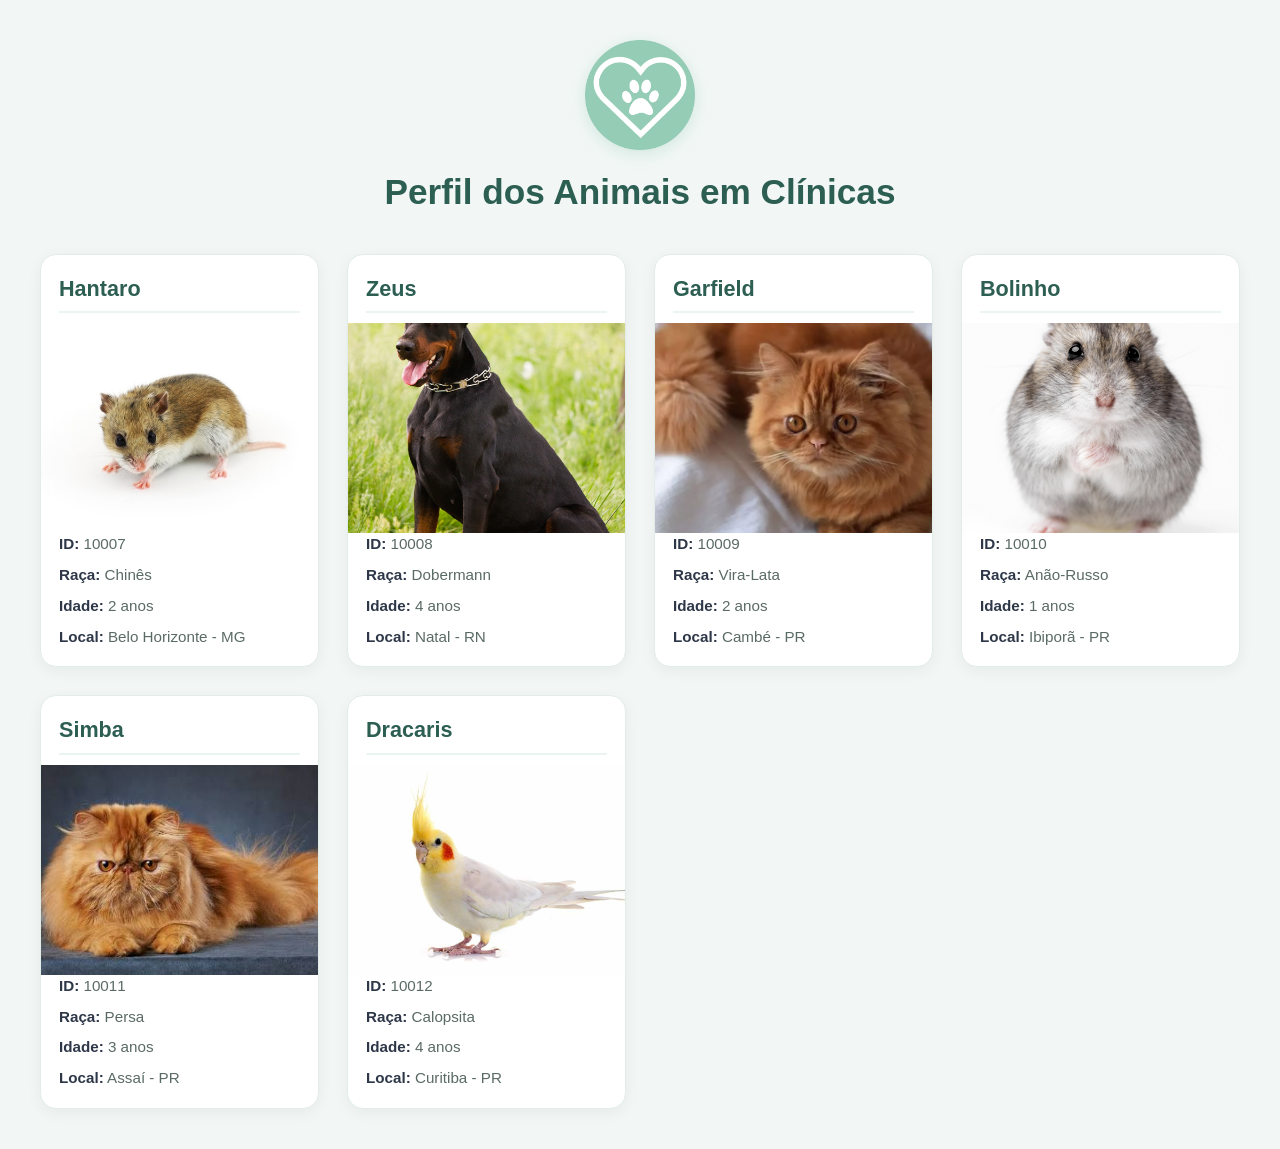
<file: Clínica.html>
<!DOCTYPE html>
<html lang="pt-BR">
<head>
  <meta charset="UTF-8">
  <link rel="stylesheet" href="style.css">
  <title>Perfil dos Animais</title>
</head>
<body>

  <h1>Perfil dos Animais em Clínicas</h1>

  <!-- Lista contendo todos os cartões de animais -->
  <div class="lista-animais">

    <article class="cartao-animal">
      <h2>Hantaro</h2>
      <img src="Imagens/hamster-chines-capa.png" alt="Hantaro">
      <p><strong>ID:</strong> 10007</p>
      <p><strong>Raça:</strong> Chinês</p>
      <p><strong>Idade:</strong> 2 anos</p>
      <p><strong>Local:</strong> Belo Horizonte - MG</p>
    </article>

    <article class="cartao-animal">
      <h2>Zeus</h2>
      <img src="Imagens/Doberman.jpg" alt="Zeus">
      <p><strong>ID:</strong> 10008</p>
      <p><strong>Raça:</strong> Dobermann</p>
      <p><strong>Idade:</strong> 4 anos</p>
      <p><strong>Local:</strong> Natal - RN</p>
    </article>

    <article class="cartao-animal">
      <h2>Garfield</h2>
      <img src="Imagens/gato-laranja-768x461.webp" alt="Garfield">
      <p><strong>ID:</strong> 10009</p>
      <p><strong>Raça:</strong> Vira-Lata</p>
      <p><strong>Idade:</strong> 2 anos</p>
      <p><strong>Local:</strong> Cambé - PR</p>
    </article>

    <article class="cartao-animal">
      <h2>Bolinho</h2>
      <img src="Imagens/hamster-anao-russo.jpg" alt="Bolinho">
      <p><strong>ID:</strong> 10010</p>
      <p><strong>Raça:</strong> Anão-Russo</p>
      <p><strong>Idade:</strong> 1 anos</p>
      <p><strong>Local:</strong> Ibiporã - PR</p>
    </article>
  
    <article class="cartao-animal">
      <h2>Simba</h2>
      <img src="Imagens/persa.jpeg" alt="Simba">
      <p><strong>ID:</strong> 10011</p>
      <p><strong>Raça:</strong> Persa</p>
      <p><strong>Idade:</strong> 3 anos</p>
      <p><strong>Local:</strong> Assaí - PR</p>
    </article>

    <article class="cartao-animal">
      <h2>Dracaris</h2>
      <img src="Imagens/Calopsita.jpg" alt="Dracaris">
      <p><strong>ID:</strong> 10012</p>
      <p><strong>Raça:</strong> Calopsita</p>
      <p><strong>Idade:</strong> 4 anos</p>
      <p><strong>Local:</strong> Curitiba - PR</p>
    </article>

  </div>

</body>
</html>
</file>
<file: style.css>
/* =========================================================
   Estilos Globais e Paleta Harmonizada com a Logo (#88c4b0)
   ========================================================= */
   * {
    box-sizing: border-box;
    margin: 0;
    padding: 0;
}

body {
    font-family: 'Segoe UI', Roboto, Helvetica, Arial, sans-serif;
    background-color: #f2f7f5;
    color: #2d3748;
    padding: 40px 20px;
    line-height: 1.5;
}

/* =========================================================
   Cabeçalho e Logo no Topo
   ========================================================= */

/* Título e Logo adicionada via CSS ::before (Sem precisar alterar o HTML) */
h1 {
    text-align: center;
    color: #2c5e52;
    margin-bottom: 35px;
    font-size: 2.2rem;
    font-weight: 700;
}

h1::before {
    content: "";
    display: block;
    width: 110px;
    height: 110px;
    margin: 0 auto 16px auto;
    background-image: url("Imagens/logo.png"); /* Certifique-se do nome do arquivo */
    background-size: contain;
    background-repeat: no-repeat;
    background-position: center;
    filter: drop-shadow(0 4px 8px rgba(136, 196, 176, 0.3));
}

/* Classe alternativa caso prefira adicionar a tag <img> diretamente no HTML */
.logo-topo {
    display: block;
    width: 110px;
    height: auto;
    margin: 0 auto 16px auto;
    filter: drop-shadow(0 4px 8px rgba(136, 196, 176, 0.3));
}

/* =========================================================
   Container da Lista de Animais (Grid Responsivo)
   ========================================================= */
.lista-animais {
    display: grid;
    grid-template-columns: repeat(auto-fill, minmax(260px, 1fr));
    gap: 28px;
    max-width: 1200px;
    margin: 0 auto;
}

/* =========================================================
   Cartão do Animal
   ========================================================= */
.cartao-animal {
    background-color: #ffffff;
    border-radius: 16px;
    overflow: hidden;
    border: 1px solid #e2ede8;
    box-shadow: 0 4px 15px rgba(0, 0, 0, 0.05);
    transition: transform 0.25s ease, box-shadow 0.25s ease, border-color 0.25s ease;
    display: flex;
    flex-direction: column;
}

/* Efeito Hover com destaque no tom da logo */
.cartao-animal:hover {
    transform: translateY(-6px);
    border-color: #88c4b0;
    box-shadow: 0 10px 25px rgba(136, 196, 176, 0.25);
}

/* Foto do Animal */
.cartao-animal img {
    width: 100%;
    height: 210px;
    object-fit: cover;
    display: block;
}

/* Nome do Animal */
.cartao-animal h2 {
    color: #2c5e52;
    font-size: 1.35rem;
    margin: 18px 18px 10px 18px;
    padding-bottom: 6px;
    border-bottom: 2px solid #eaf5f1;
}

/* Detalhes do Animal */
.cartao-animal p {
    color: #5a6a64;
    font-size: 0.95rem;
    margin: 0 18px 8px 18px;
}

.cartao-animal p:last-child {
    margin-bottom: 18px;
}

.cartao-animal strong {
    color: #2d3748;
}
</file>
